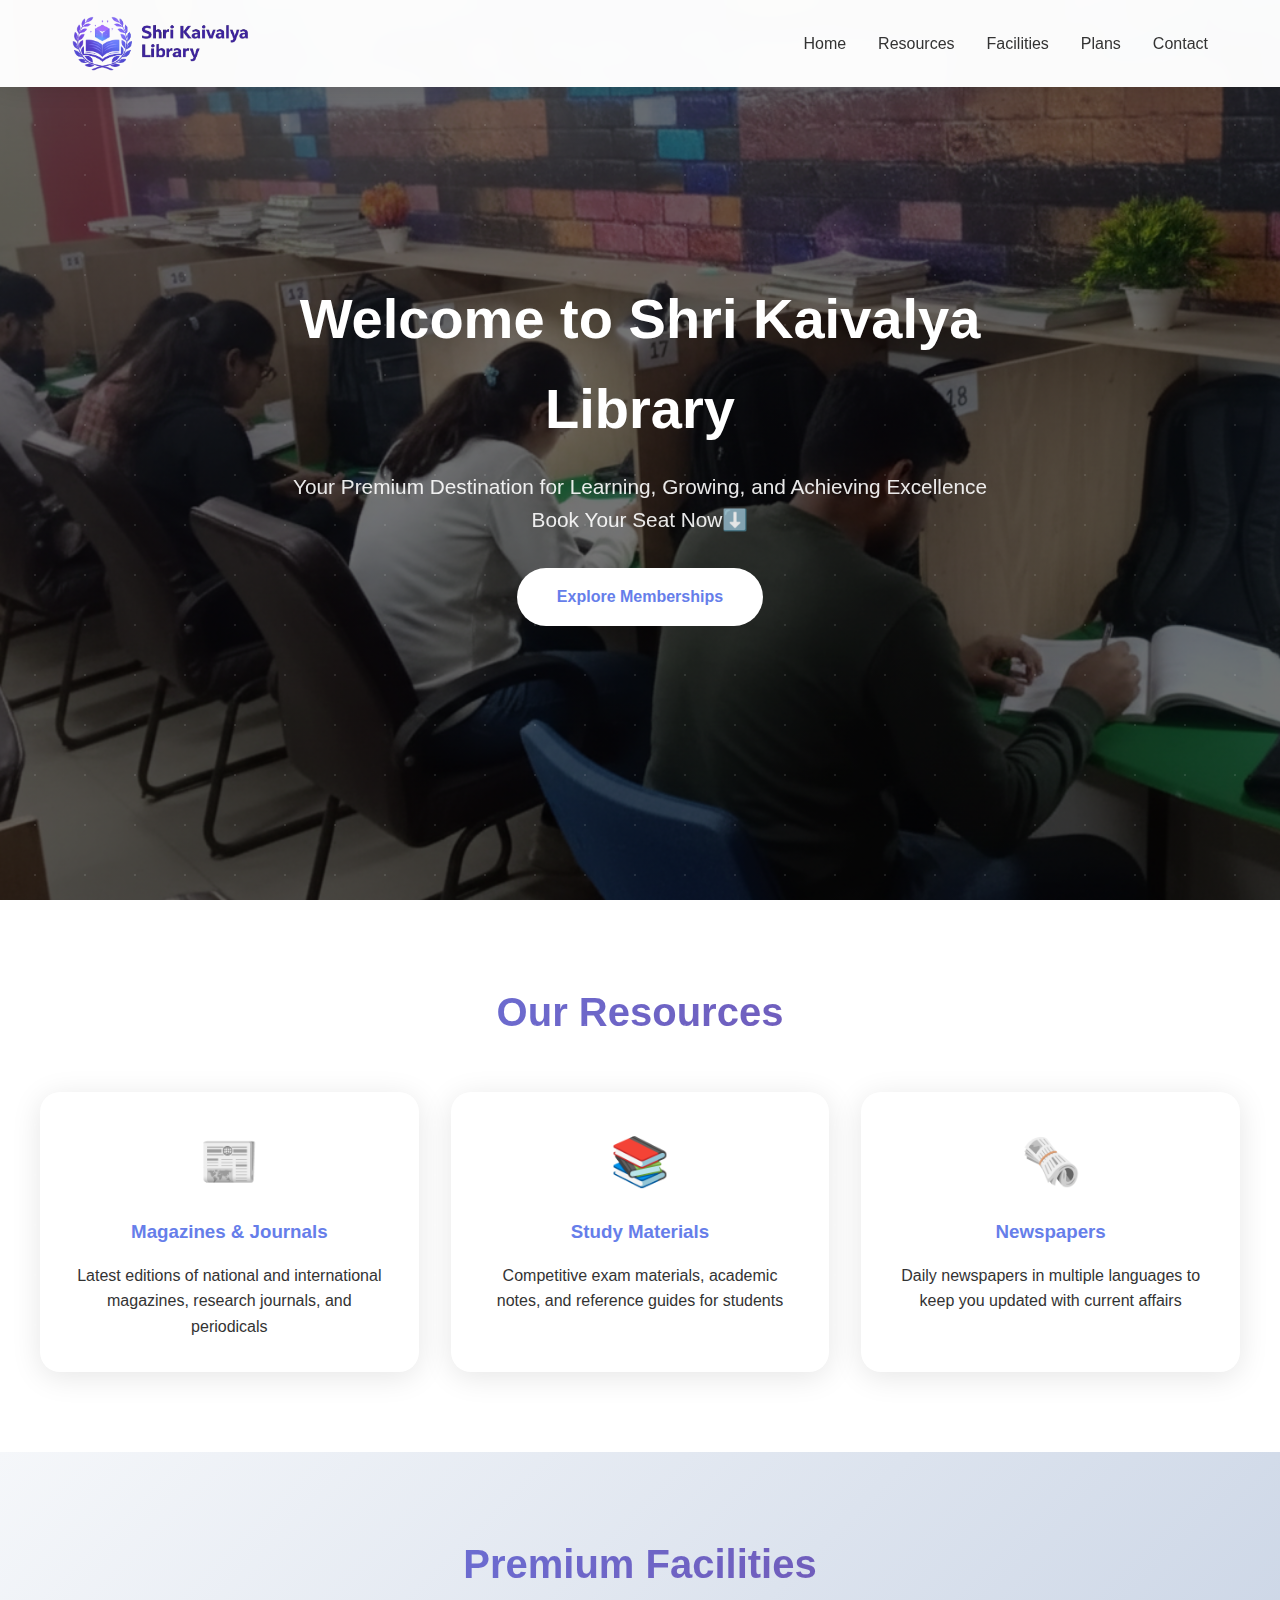
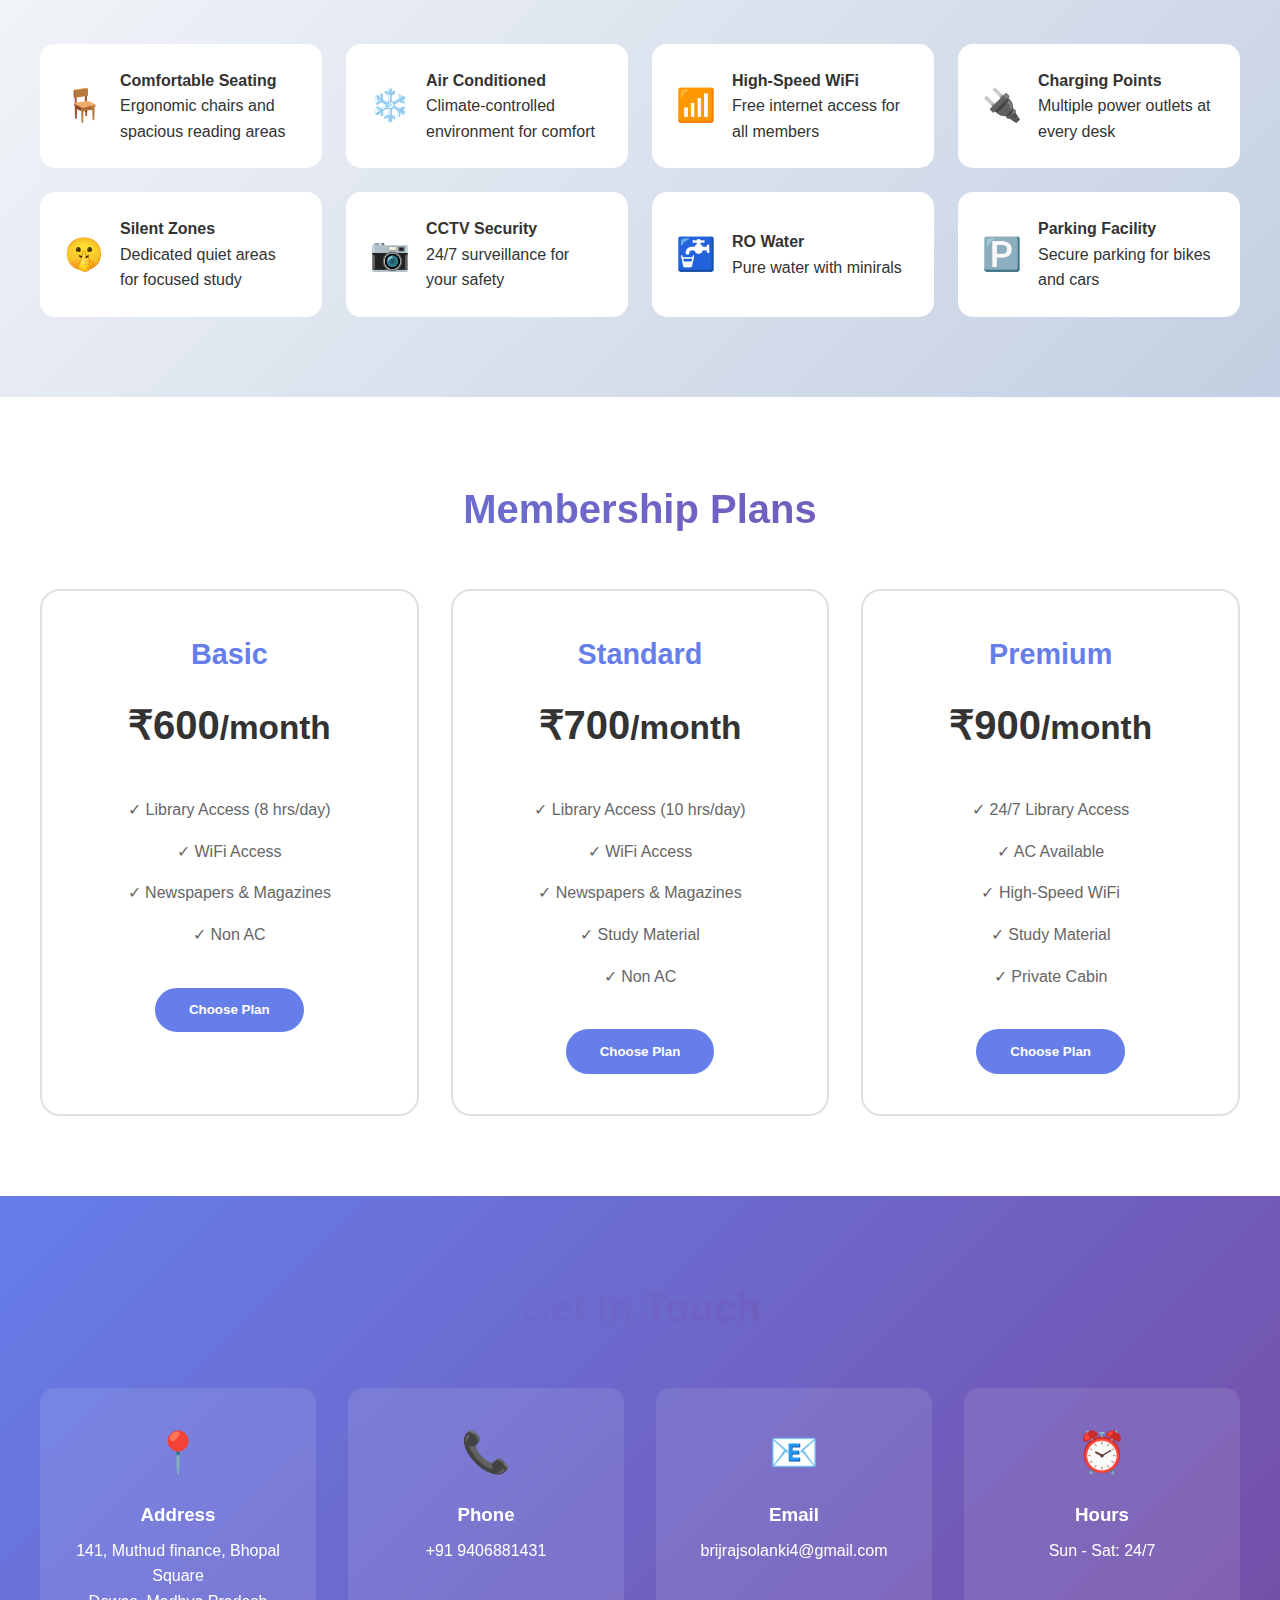
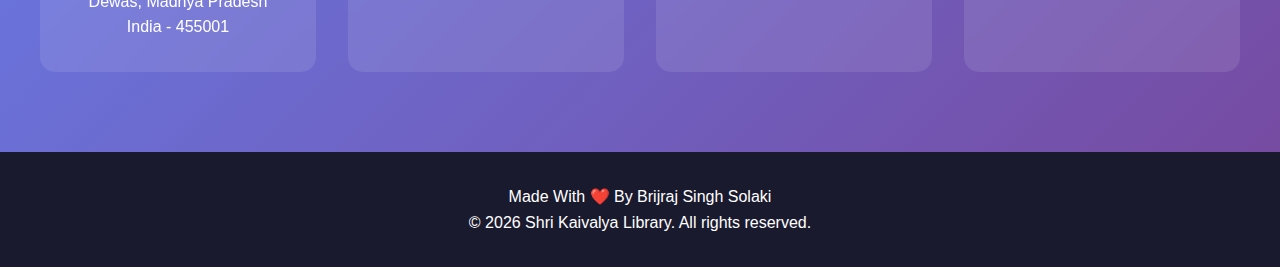
<file: index.html>
﻿<!doctype html>
<html lang="en">
<head>
    <meta charset="UTF-8">
    <meta name="viewport" content="width=device-width, initial-scale=1.0">
    <title>Kaivalya Libray - Your Key to Knowledge</title>
    <link rel="stylesheet" href="style.css" />

    <link rel="icon"  href="favicon.ico" />

    <link rel="icon" type="image/png" sizes="16x16" href="favicon-16x16.png" />
    <link rel="icon" type="image/png" sizes="32x32" href="favicon-32x32.png" />

    <link rel="apple-touch-icon" href="apple-touch-icon.png" />

    <link rel="manifest" href="site.webmanifest" />
  </head>
  <body>
    <nav class="navbar">
      <div class="nav-container">
        <div class="logo">
          <img src="logo.png" alt="Shri Kaivalya Library" />
        </div>

        <div class="menu-toggle" onclick="toggleMenu()">
          <span></span>
          <span></span>
          <span></span>
        </div>
        <ul class="nav-links" id="navLinks">
          <li><a href="#home">Home</a></li>
          <li><a href="#resources">Resources</a></li>
          <li><a href="#facilities">Facilities</a></li>
          <li><a href="#plans">Plans</a></li>
          <li><a href="#contact">Contact</a></li>
        </ul>
      </div>
    </nav>

    <section class="hero" id="home">
      <div class="hero-content">
        <h1>Welcome to Shri Kaivalya Library</h1>
        <p>
          Your Premium Destination for Learning, Growing, and Achieving
          Excellence <br />
          Book Your Seat Now⬇️
        </p>
        <a href="#plans" class="cta-button">Explore Memberships</a>
      </div>
    </section>

    <section id="resources">
      <div class="container">
        <h2 class="section-title">Our Resources</h2>
        <div class="resources-grid">
          <div class="resource-card">
            <div class="resource-icon">📰</div>
            <h3>Magazines & Journals</h3>
            <p>
              Latest editions of national and international magazines, research
              journals, and periodicals
            </p>
          </div>
          <div class="resource-card">
            <div class="resource-icon">📚</div>
            <h3>Study Materials</h3>
            <p>
              Competitive exam materials, academic notes, and reference guides
              for students
            </p>
          </div>
          <div class="resource-card">
            <div class="resource-icon">🗞️</div>
            <h3>Newspapers</h3>
            <p>
              Daily newspapers in multiple languages to keep you updated with
              current affairs
            </p>
          </div>
        </div>
      </div>
    </section>

    <section class="facilities" id="facilities">
      <div class="container">
        <h2 class="section-title">Premium Facilities</h2>
        <div class="facilities-list">
          <div class="facility-item">
            <div class="facility-icon">🪑</div>
            <div>
              <h4>Comfortable Seating</h4>
              <p>Ergonomic chairs and spacious reading areas</p>
            </div>
          </div>
          <div class="facility-item">
            <div class="facility-icon">❄️</div>
            <div>
              <h4>Air Conditioned</h4>
              <p>Climate-controlled environment for comfort</p>
            </div>
          </div>
          <div class="facility-item">
            <div class="facility-icon">📶</div>
            <div>
              <h4>High-Speed WiFi</h4>
              <p>Free internet access for all members</p>
            </div>
          </div>
          <div class="facility-item">
            <div class="facility-icon">🔌</div>
            <div>
              <h4>Charging Points</h4>
              <p>Multiple power outlets at every desk</p>
            </div>
          </div>
          <div class="facility-item">
            <div class="facility-icon">🤫</div>
            <div>
              <h4>Silent Zones</h4>
              <p>Dedicated quiet areas for focused study</p>
            </div>
          </div>
          <div class="facility-item">
            <div class="facility-icon">📷</div>
            <div>
              <h4>CCTV Security</h4>
              <p>24/7 surveillance for your safety</p>
            </div>
          </div>
          <div class="facility-item">
            <div class="facility-icon">🚰</div>
            <div>
              <h4>RO Water</h4>
              <p>Pure water with minirals</p>
            </div>
          </div>
          <div class="facility-item">
            <div class="facility-icon">🅿️</div>
            <div>
              <h4>Parking Facility</h4>
              <p>Secure parking for bikes and cars</p>
            </div>
          </div>
        </div>
      </div>
    </section>

    <section class="plans" id="plans">
      <div class="container">
        <h2 class="section-title">Membership Plans</h2>
        <div class="plans-grid">
          <div class="plan-card">
            <h3>Basic</h3>
            <div class="price">₹600<small>/month</small></div>
            <ul>
              <li>✓ Library Access (8 hrs/day)</li>
              <li>✓ WiFi Access</li>
              <li>✓ Newspapers & Magazines</li>
              <li>✓ Non AC</li>
            </ul>
            <button class="plan-button">Choose Plan</button>
          </div>
          <div class="plan-card">
            <h3>Standard</h3>
            <div class="price">₹700<small>/month</small></div>
            <ul>
              <li>✓ Library Access (10 hrs/day)</li>
              <li>✓ WiFi Access</li>
              <li>✓ Newspapers & Magazines</li>
              <li>✓ Study Material</li>
              <li>✓ Non AC</li>
            </ul>
            <button class="plan-button">Choose Plan</button>
          </div>
          <div class="plan-card">
            <h3>Premium</h3>
            <div class="price">₹900<small>/month</small></div>
            <ul>
              <li>✓ 24/7 Library Access</li>
              <li>✓ AC Available</li>
              <li>✓ High-Speed WiFi</li>
              <li>✓ Study Material</li>
              <li>✓ Private Cabin</li>
            </ul>
            <button class="plan-button">Choose Plan</button>
          </div>
        </div>
      </div>
    </section>

    <section class="contact" id="contact">
      <div class="container">
        <h2 class="section-title" style="color: white">Get In Touch</h2>
        <div class="contact-grid">
          <div class="contact-item">
            <div class="contact-icon">📍</div>
            <h3>Address</h3>
            <p>
              141, Muthud finance, Bhopal Square<br />Dewas, Madhya Pradesh<br />India
              - 455001
            </p>
          </div>
          <div class="contact-item">
            <div class="contact-icon">📞</div>
            <h3>Phone</h3>
            <p>+91 9406881431</p>
          </div>
          <div class="contact-item">
            <div class="contact-icon">📧</div>
            <h3>Email</h3>
            <p>brijrajsolanki4@gmail.com</p>
          </div>
          <div class="contact-item">
            <div class="contact-icon">⏰</div>
            <h3>Hours</h3>
            <p>Sun - Sat: 24/7</p>
          </div>
        </div>
      </div>
    </section>

    <footer>
      <P>Made With ❤️ By Brijraj Singh Solaki</P>
      <p>&copy; 2026 Shri Kaivalya Library. All rights reserved.</p>
    </footer>

    <script>
      function toggleMenu() {
        const navLinks = document.getElementById("navLinks");
        navLinks.classList.toggle("active");
      }

      document.querySelectorAll(".nav-links a").forEach((link) => {
        link.addEventListener("click", () => {
          document.getElementById("navLinks").classList.remove("active");
        });
      });

      window.addEventListener("scroll", () => {
        const navbar = document.querySelector(".navbar");
        if (window.scrollY > 50) {
          navbar.style.boxShadow = "0 5px 30px rgba(0,0,0,0.15)";
        } else {
          navbar.style.boxShadow = "0 2px 20px rgba(0,0,0,0.1)";
        }
      });
    </script>
  </body>
</html>
</file>
<file: style.css>
* {
            margin: 0;
            padding: 0;
            box-sizing: border-box;
        }

        body {
            font-family: 'Segoe UI', Tahoma, Geneva, Verdana, sans-serif;
            line-height: 1.6;
            color: #333;
            overflow-x: hidden;
        }

        .navbar {
            position: fixed;
            width: 100%;
            background: rgba(255, 255, 255, 0.98);
            backdrop-filter: blur(10px);
            box-shadow: 0 2px 20px rgba(0,0,0,0.1);
            z-index: 1000;
            transition: all 0.3s ease;
        }

        .nav-container {
            max-width: 1200px;
            margin: 0 auto;
            padding: 1rem 2rem;
            display: flex;
            justify-content: space-between;
            align-items: center;
        }

       .logo {
    display: flex;
    align-items: center;
}

.logo img {
    height: 55px;       /* perfect navbar size */
    width: auto;
    object-fit: contain;
}


        .nav-links {
            display: flex;
            gap: 2rem;
            list-style: none;
        }

        .nav-links a {
            text-decoration: none;
            color: #333;
            font-weight: 500;
            transition: color 0.3s;
            position: relative;
        }

        .nav-links a:after {
            content: '';
            position: absolute;
            bottom: -5px;
            left: 0;
            width: 0;
            height: 2px;
            background: linear-gradient(135deg, #667eea 0%, #764ba2 100%);
            transition: width 0.3s;
        }

        .nav-links a:hover:after {
            width: 100%;
        }

        .menu-toggle {
            display: none;
            flex-direction: column;
            cursor: pointer;
        }

        .menu-toggle span {
            width: 25px;
            height: 3px;
            background: #667eea;
            margin: 3px 0;
            transition: 0.3s;
        }

        .hero {
    min-height: 100vh;
    background-image:
        linear-gradient(
            rgba(0, 0, 0, 0.55),
            rgba(0, 0, 0, 0.55)
        ),
        url("background.png");

    background-size: cover;
    background-position: center;
    background-repeat: no-repeat;
    background-attachment: fixed;
    display: flex;
    align-items: center;
    justify-content: center;
    text-align: center;
    color: white;
}


        .hero::before {
            content: '';
            position: absolute;
            width: 200%;
            height: 200%;
            background: radial-gradient(circle, rgba(255,255,255,0.1) 1px, transparent 1px);
            background-size: 50px 50px;
            animation: moveGrid 20s linear infinite;
        }

        @keyframes moveGrid {
            0% { transform: translate(0, 0); }
            100% { transform: translate(50px, 50px); }
        }

        .hero-content {
            max-width: 800px;
            position: relative;
            z-index: 1;
        }

        .hero h1 {
            font-size: 3.5rem;
            margin-bottom: 1rem;
            animation: fadeInUp 1s ease;
        }

        .hero p {
            font-size: 1.3rem;
            margin-bottom: 2rem;
            opacity: 0.9;
            animation: fadeInUp 1s ease 0.2s backwards;
        }

        .cta-button {
            display: inline-block;
            padding: 1rem 2.5rem;
            background: white;
            color: #667eea;
            text-decoration: none;
            border-radius: 50px;
            font-weight: bold;
            transition: transform 0.3s, box-shadow 0.3s;
            animation: fadeInUp 1s ease 0.4s backwards;
        }

        .cta-button:hover {
            transform: translateY(-3px);
            box-shadow: 0 10px 30px rgba(0,0,0,0.2);
        }

        @keyframes fadeInUp {
            from {
                opacity: 0;
                transform: translateY(30px);
            }
            to {
                opacity: 1;
                transform: translateY(0);
            }
        }

        section {
            padding: 5rem 2rem;
        }

        .container {
            max-width: 1200px;
            margin: 0 auto;
        }

        .section-title {
            text-align: center;
            font-size: 2.5rem;
            margin-bottom: 3rem;
            background: linear-gradient(135deg, #667eea 0%, #764ba2 100%);
            -webkit-background-clip: text;
            -webkit-text-fill-color: transparent;
            background-clip: text;
        }

        .resources-grid {
            display: grid;
            grid-template-columns: repeat(auto-fit, minmax(280px, 1fr));
            gap: 2rem;
            margin-top: 3rem;
        }

        .resource-card {
            background: white;
            padding: 2rem;
            border-radius: 20px;
            box-shadow: 0 5px 30px rgba(0,0,0,0.1);
            transition: transform 0.3s, box-shadow 0.3s;
            text-align: center;
        }

        .resource-card:hover {
            transform: translateY(-10px);
            box-shadow: 0 15px 40px rgba(102,126,234,0.3);
        }

        .resource-icon {
            font-size: 3rem;
            margin-bottom: 1rem;
        }

        .resource-card h3 {
            color: #667eea;
            margin-bottom: 1rem;
        }

        .facilities {
            background: linear-gradient(135deg, #f5f7fa 0%, #c3cfe2 100%);
        }

        .facilities-list {
            display: grid;
            grid-template-columns: repeat(auto-fit, minmax(250px, 1fr));
            gap: 1.5rem;
        }

        .facility-item {
            background: white;
            padding: 1.5rem;
            border-radius: 15px;
            display: flex;
            align-items: center;
            gap: 1rem;
            transition: transform 0.3s;
        }

        .facility-item:hover {
            transform: translateX(10px);
        }

        .facility-icon {
            font-size: 2rem;
            color: #667eea;
        }

        .plans {
            background: white;
        }

        .plans-grid {
            display: grid;
            grid-template-columns: repeat(auto-fit, minmax(280px, 1fr));
            gap: 2rem;
            margin-top: 3rem;
        }

        .plan-card {
            background: white;
            border: 2px solid #e0e0e0;
            border-radius: 20px;
            padding: 2.5rem;
            text-align: center;
            transition: all 0.3s;
            position: relative;
            overflow: hidden;
        }

        .plan-card::before {
            content: '';
            position: absolute;
            top: 0;
            left: -100%;
            width: 100%;
            height: 100%;
            background: linear-gradient(135deg, #667eea 0%, #764ba2 100%);
            transition: left 0.3s;
            z-index: 0;
        }

        .plan-card:hover::before {
            left: 0;
        }

        .plan-card:hover {
            border-color: transparent;
            color: white;
        }

        .plan-card > * {
            position: relative;
            z-index: 1;
        }

        .plan-card:hover h3,
        .plan-card:hover .price,
        .plan-card:hover li {
            color: white;
        }

        .plan-card h3 {
            font-size: 1.8rem;
            margin-bottom: 1rem;
            color: #667eea;
        }

        .price {
            font-size: 2.5rem;
            font-weight: bold;
            margin: 1rem 0;
            color: #333;
        }

        .plan-card ul {
            list-style: none;
            margin: 2rem 0;
        }

        .plan-card li {
            padding: 0.5rem 0;
            color: #666;
        }

        .plan-button {
            padding: 0.8rem 2rem;
            background: #667eea;
            color: white;
            border: 2px solid #667eea;
            border-radius: 50px;
            cursor: pointer;
            font-weight: bold;
            transition: all 0.3s;
        }

        .plan-card:hover .plan-button {
            background: white;
            color: #667eea;
        }

        .contact {
            background: linear-gradient(135deg, #667eea 0%, #764ba2 100%);
            color: white;
        }

        .contact-grid {
            display: grid;
            grid-template-columns: repeat(auto-fit, minmax(250px, 1fr));
            gap: 2rem;
            margin-top: 3rem;
        }

        .contact-item {
            text-align: center;
            padding: 2rem;
            background: rgba(255,255,255,0.1);
            border-radius: 15px;
            backdrop-filter: blur(10px);
            transition: transform 0.3s;
        }

        .contact-item:hover {
            transform: scale(1.05);
        }

        .contact-icon {
            font-size: 2.5rem;
            margin-bottom: 1rem;
        }

        .contact-item h3 {
            margin-bottom: 0.5rem;
        }

        footer {
            background: #1a1a2e;
            color: white;
            text-align: center;
            padding: 2rem;
        }

        @media (max-width: 768px) {
            .nav-links {
                position: fixed;
                left: -100%;
                top: 70px;
                flex-direction: column;
                background: white;
                width: 100%;
                text-align: center;
                transition: 0.3s;
                box-shadow: 0 10px 27px rgba(0,0,0,0.1);
                padding: 2rem 0;
            }

            .nav-links.active {
                left: 0;
            }

            .menu-toggle {
                display: flex;
            }

            .hero h1 {
                font-size: 2.5rem;
            }

            .hero p {
                font-size: 1.1rem;
            }

            .section-title {
                font-size: 2rem;
            }
        }
</file>
